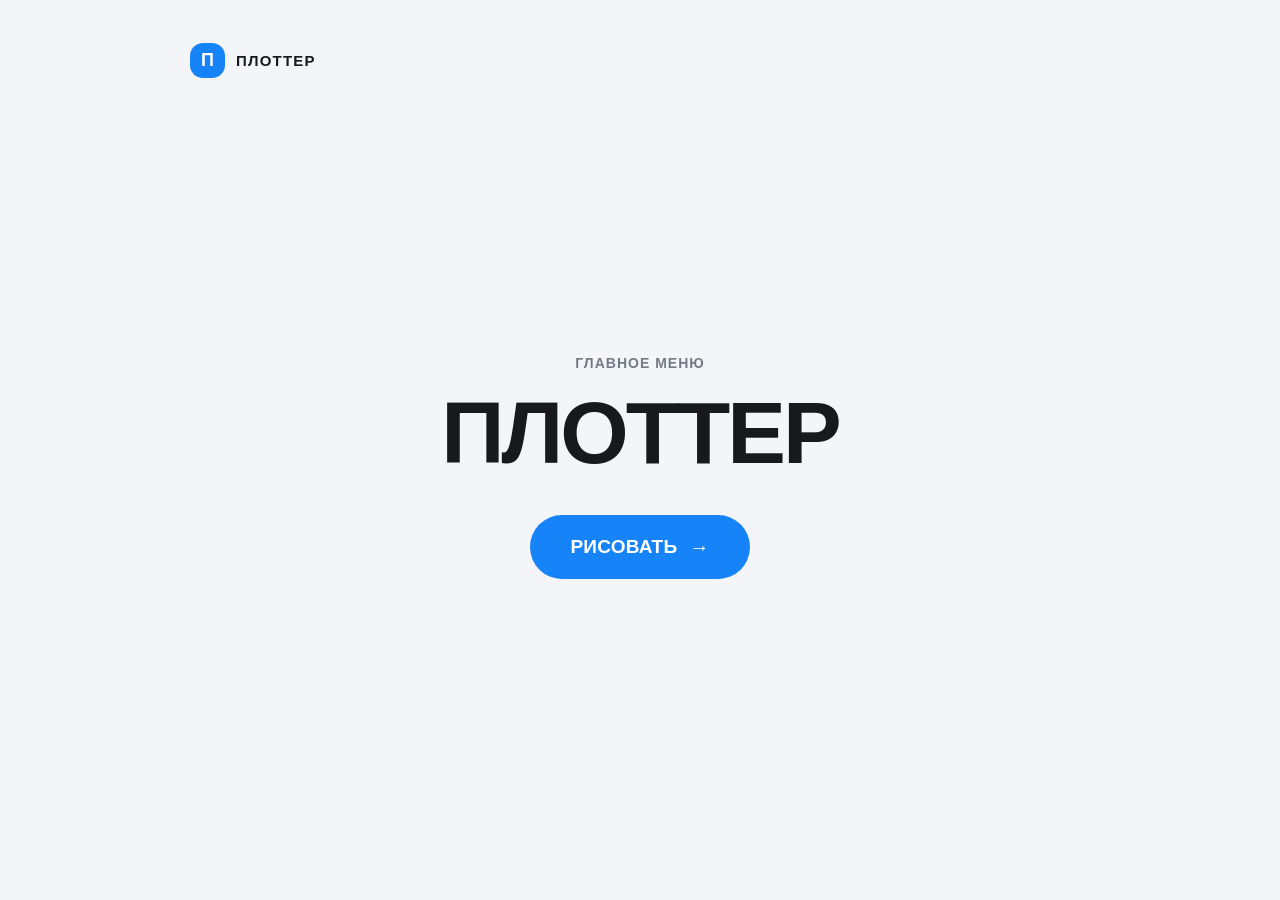
<file: Frontend/index.html>
<!doctype html>
<html lang="ru">
  <head>
    <meta charset="utf-8">
    <meta name="viewport" content="width=device-width, initial-scale=1">
    <meta name="theme-color" content="#f3f5f8">
    <title>Плоттер</title>
    <link rel="stylesheet" href="style.css">
  </head>
  <body>
    <main class="app">
      <header class="header">
        <strong class="logo"><span class="logo-mark">П</span>ПЛОТТЕР</strong>
        <span class="step-count" id="step-count" hidden>ШАГ 1 / 3</span>
      </header>

      <div class="progress" id="progress" aria-hidden="true" hidden>
        <span class="current"></span><span></span><span></span>
      </div>

      <section class="main-menu" id="main-menu" aria-labelledby="menu-title">
        <span class="menu-kicker">ГЛАВНОЕ МЕНЮ</span>
        <h1 id="menu-title">ПЛОТТЕР</h1>
        <button class="button button-primary menu-button" type="button" data-start>РИСОВАТЬ <span aria-hidden="true">→</span></button>
      </section>

      <form id="project-form" hidden>
        <section class="screen active" id="screen-input" aria-labelledby="input-title">
          <h1 id="input-title">ДОБАВЬТЕ РИСУНОК</h1>

          <label class="dropzone surface" id="dropzone" for="source-file">
            <input id="source-file" name="file" type="file" accept="image/*,.svg">
            <span class="upload-mark" aria-hidden="true">↑</span>
            <strong>ВЫБРАТЬ ИЗОБРАЖЕНИЕ</strong>
            <span>ИЛИ ПЕРЕТАЩИТЕ СЮДА</span>
            <small>PNG · JPG · SVG</small>
          </label>
          <div class="file-row surface hidden" id="file-row">
            <span id="file-name"></span>
            <button type="button" class="remove-file" id="remove-file" aria-label="УДАЛИТЬ ФАЙЛ">×</button>
          </div>

          <div class="trace-options">
            <label class="field-label" for="trace-mode">ОБВОДКА ИЗОБРАЖЕНИЯ</label>
            <select id="trace-mode" name="trace_mode">
              <option value="auto" selected>АВТО (КАК В INKSCAPE)</option>
              <option value="brightness">КОНТУРЫ: ЛОГОТИПЫ И ТЁМНЫЕ ОБЛАСТИ</option>
              <option value="edge">КРАЯ: ФОТО И ГРАДИЕНТЫ</option>
            </select>
            <label class="threshold-row" for="trace-threshold">
              <span>ТОЧНОСТЬ ОБВОДКИ</span>
              <output id="threshold-value">АВТО</output>
            </label>
            <input id="trace-threshold" type="range" min="0" max="1" step="0.05" value="0">
            <p class="settings-note">АВТО выбирает режим по яркости и цветности. Для чистых чёрно-белых рисунков подходят «КОНТУРЫ», для фотографий — «КРАЯ». Каждый контур пойдёт отдельным штрихом без соединительных линий.</p>
          </div>

          <div class="or-label"><span>ИЛИ</span></div>
          <label class="field-label" for="prompt">ТЕКСТ ДЛЯ РИСОВАНИЯ</label>
          <div class="prompt-composer surface">
            <textarea id="prompt" name="prompt" rows="4" placeholder="ВВЕДИТЕ ТЕКСТ"></textarea>
            <div class="prompt-tools">
              <span class="attachment-count" id="attachment-count">ФАЙЛОВ: 0</span>
              <input id="prompt-files" name="attachments" type="file" multiple hidden>
              <button class="button button-secondary attach-button" type="button" id="attach-files">＋ ДОБАВИТЬ ФАЙЛЫ</button>
            </div>
          </div>
          <ul class="attachment-list" id="attachment-list" hidden></ul>
          <label class="external-consent"><input id="external-ai-consent" type="checkbox"> ОТПРАВИТЬ ТЕКСТ ВНЕШНЕМУ AI. ФАЙЛЫ НЕ ОТПРАВЛЯЮТСЯ.</label>
          <p class="error hidden" id="input-error" role="alert">ДОБАВЬТЕ ФАЙЛ ИЛИ ТЕКСТ.</p>

          <div class="actions">
            <button class="button button-secondary" type="button" data-menu>В МЕНЮ</button>
            <button class="button button-primary" type="button" id="prepare-svg">СОЗДАТЬ SVG <span aria-hidden="true">→</span></button>
          </div>
        </section>

        <section class="screen" id="screen-svg" aria-labelledby="svg-title" hidden>
          <h1 id="svg-title">НАСТРОЙТЕ РИСУНОК</h1>

          <div class="layout">
            <div class="preview">
              <span class="field-label">ПРЕДПРОСМОТР SVG</span>
              <p class="settings-note">ФОТО ПРЕОБРАЗУЕТСЯ В КОНТУРЫ. МЕЛКАЯ ТЕКСТУРА УПРОЩАЕТСЯ.</p>
              <div class="paper surface">
                <span id="svg-empty">НЕТ SVG</span>
                <img id="svg-preview" alt="ПРЕДПРОСМОТР SVG" hidden>
              </div>
            </div>

            <div class="settings">
              <div class="preflight" id="preflight" aria-live="polite">
                <span class="preflight-status">РАСЧЁТ ПРЕДПОЛЁТНОЙ ПРОВЕРКИ…</span>
              </div>
              <label class="field-label" for="pen-lift-mode">ПОДЪЁМ ПЕРА</label>
              <select id="pen-lift-mode" name="pen_mode">
                <option value="servo" selected>СЕРВО ЧЕРЕЗ FLUIDNC PWM</option>
                <option value="z">ОСЬ Z</option>
              </select>

              <span class="field-label">РАБОЧЕЕ ПОЛЕ, ММ</span>
              <div class="dimensions">
                <label><span>ШИРИНА</span><input name="bed_width_mm" type="number" min="1" max="2000" step="1" value="300"></label>
                <label><span>ВЫСОТА</span><input name="bed_height_mm" type="number" min="1" max="2000" step="1" value="350"></label>
              </div>

              <label class="field-label" for="speed">СКОРОСТЬ, ММ/С</label>
              <input id="speed" name="speed_mm_s" type="number" min="1" max="100" step="1" value="5">

              <div id="servo-settings">
                <span class="field-label">СЕРВО, PWM S</span>
                <div class="dimensions">
                  <label><span>ПЕРО ВВЕРХ</span><input id="servo-up" name="servo_up_s" type="number" min="1" max="10000" step="1" value="700"></label>
                  <label><span>РИСОВАНИЕ</span><input id="servo-down" name="servo_down_s" type="number" min="1" max="10000" step="1" value="800"></label>
                </div>
                <label class="field-label" for="servo-delay">ОЖИДАНИЕ СЕРВО, МС</label>
                <input id="servo-delay" name="servo_delay_ms" type="number" min="0" max="2000" step="50" value="300">
                <p class="settings-note">S700 / S800 — значения PWM, НЕ УГЛЫ. Стартовый диапазон для стандартного speed_map и 50 Гц. Настройте правильный spindle GPIO в FluidNC и проверьте ход без пера.</p>
                <label class="calibration-row"><input id="servo-calibrated" type="checkbox"> Я ПРОВЕРИЛ ПОДЪЁМ И ОПУСКАНИЕ СЕРВО БЕЗ ПЕРА</label>
              </div>

              <div id="z-settings" hidden>
                <span class="field-label">ПЕРО, Z (ММ)</span>
                <div class="dimensions">
                  <label><span>ВЕРХ</span><input id="z-up" name="z_up_mm" type="number" min="-50" max="50" step="0.1" value="4"></label>
                  <label><span>РИСОВАНИЕ</span><input id="z-down" name="z_down_mm" type="number" min="-50" max="50" step="0.1" value="0"></label>
                </div>
              </div>

              <span class="field-label">ПОЛОЖЕНИЕ</span>
              <label class="range-row">X <input name="offset_x_percent" type="range" min="0" max="100" value="50"></label>
              <label class="range-row">Y <input name="offset_y_percent" type="range" min="0" max="100" value="50"></label>
            </div>
          </div>

          <p class="error hidden" id="svg-error" role="alert"></p>
          <div class="actions">
            <button class="button button-secondary" type="button" data-back>НАЗАД</button>
            <button class="button button-primary" type="button" id="create-gcode">СОЗДАТЬ G-CODE <span aria-hidden="true">→</span></button>
          </div>
        </section>

        <section class="screen" id="screen-plotter" aria-labelledby="plotter-title" hidden>
          <h1 id="plotter-title">ПЛОТТЕР И G-CODE</h1>

          <div class="device-status surface" role="status">
            <span class="device-state"><span class="status-dot"></span><strong>НЕ ПОДКЛЮЧЕН</strong></span>
          </div>

          <label class="field-label" for="fluidnc-host">АДРЕС FLUIDNC</label>
          <div class="device-connection">
            <input id="fluidnc-host" type="text" inputmode="url" autocomplete="off" placeholder="192.168.1.100">
            <button class="button button-secondary" type="button" id="check-fluidnc">ПРОВЕРИТЬ СВЯЗЬ</button>
          </div>
          <p class="connection-message" id="connection-message" role="status">ВВЕДИТЕ АДРЕС FLUIDNC В ЛОКАЛЬНОЙ СЕТИ.</p>

          <label class="field-label" for="gcode">ПРЕДПРОСМОТР G-CODE</label>
          <textarea id="gcode" name="gcode" rows="12" readonly placeholder="G-CODE ПОЯВИТСЯ ПОСЛЕ ГЕНЕРАЦИИ"></textarea>
          <div class="download-row">
            <button class="button button-secondary" type="button" id="download-gcode" disabled>СКАЧАТЬ G-CODE</button>
          </div>
          <p class="error hidden" id="plotter-error" role="alert"></p>

          <div class="actions">
            <button class="button button-secondary" type="button" data-back>НАЗАД</button>
            <button class="button button-primary" type="button" id="send-gcode" disabled>РИСОВАТЬ</button>
          </div>
        </section>
      </form>
    </main>
    <script src="app.js"></script>
  </body>
</html>
</file>
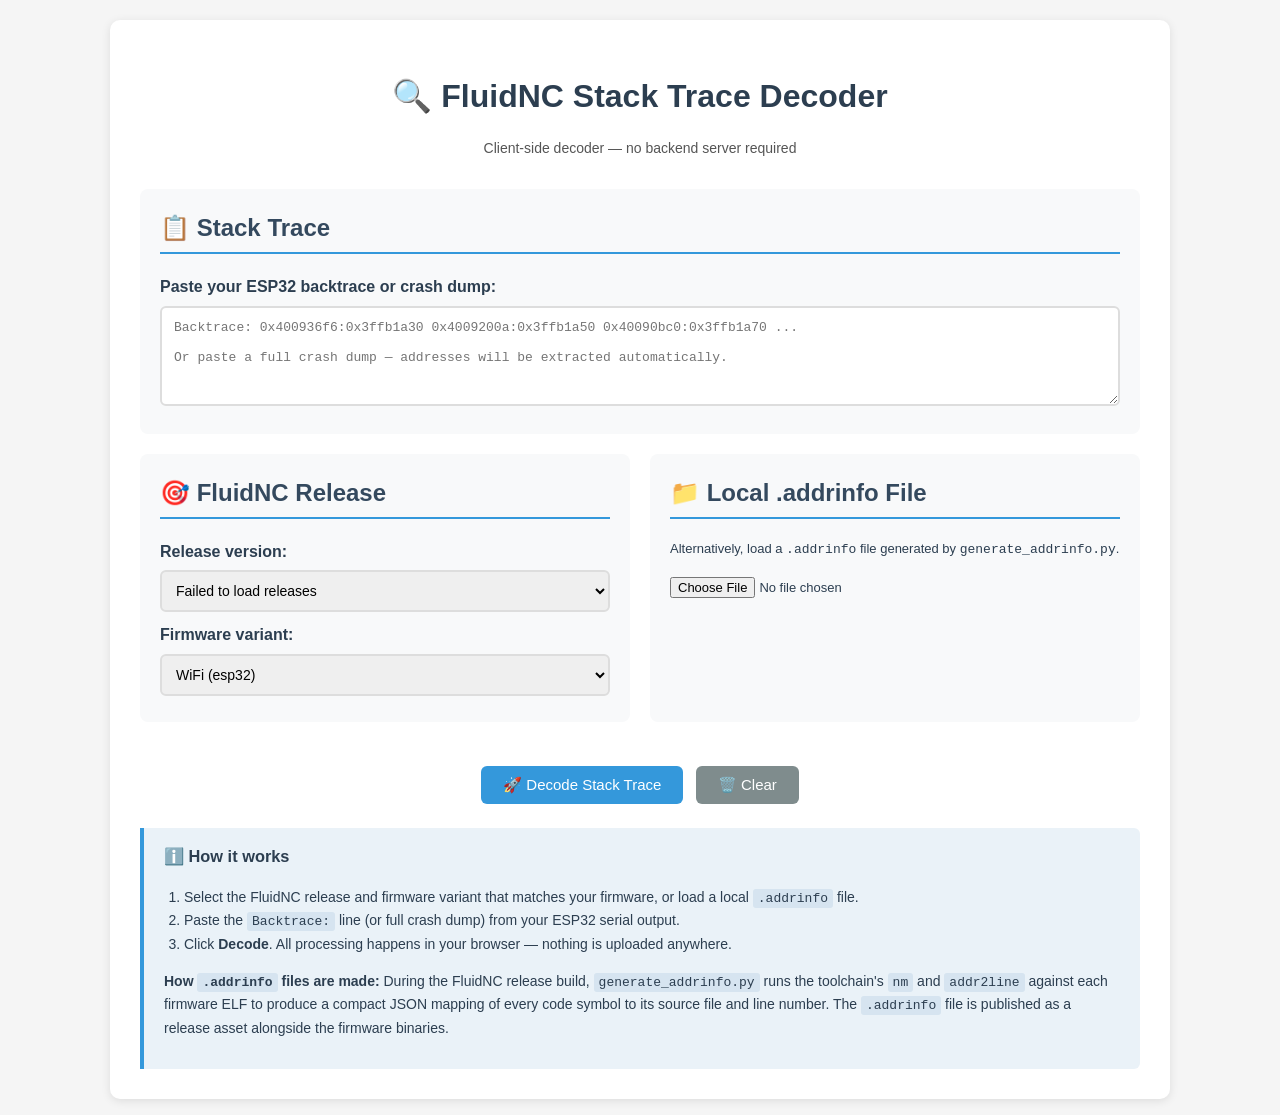
<file: PROD/FluidNC-main/stack-trace-decoder.html>
<!DOCTYPE html>
<html lang="en">
<head>
    <meta charset="UTF-8">
    <meta name="viewport" content="width=device-width, initial-scale=1.0">
    <title>FluidNC Stack Trace Decoder</title>
    <style>
        :root {
            --bg: #f5f5f5;
            --card-bg: #fff;
            --text: #2c3e50;
            --text-secondary: #555;
            --accent: #3498db;
            --accent-hover: #2980b9;
            --success: #27ae60;
            --error: #e74c3c;
            --border: #ddd;
            --input-bg: #f8f9fa;
            --code-bg: #2c3e50;
            --code-text: #ecf0f1;
            --mono: 'Courier New', Consolas, monospace;
        }

        * { box-sizing: border-box; }

        body {
            font-family: 'Segoe UI', Tahoma, Geneva, Verdana, sans-serif;
            max-width: 1100px;
            margin: 0 auto;
            padding: 20px;
            line-height: 1.6;
            background: var(--bg);
            color: var(--text);
        }

        .container {
            background: var(--card-bg);
            padding: 30px;
            border-radius: 10px;
            box-shadow: 0 2px 10px rgba(0,0,0,0.1);
        }

        h1 {
            text-align: center;
            margin-bottom: 5px;
        }

        .subtitle {
            text-align: center;
            color: var(--text-secondary);
            margin-bottom: 30px;
            font-size: 14px;
        }

        h2 {
            color: #34495e;
            border-bottom: 2px solid var(--accent);
            padding-bottom: 5px;
            margin-top: 0;
        }

        .section {
            background: var(--input-bg);
            padding: 20px;
            border-radius: 8px;
            margin-bottom: 20px;
        }

        label { font-weight: 600; }

        textarea {
            width: 100%;
            min-height: 100px;
            padding: 12px;
            border: 2px solid var(--border);
            border-radius: 6px;
            font-family: var(--mono);
            font-size: 13px;
            resize: vertical;
            margin-top: 6px;
        }
        textarea:focus { border-color: var(--accent); outline: none; }

        select {
            width: 100%;
            padding: 10px;
            border: 2px solid var(--border);
            border-radius: 6px;
            font-size: 14px;
            margin-top: 6px;
        }

        .grid {
            display: grid;
            grid-template-columns: 1fr 1fr;
            gap: 20px;
            margin-bottom: 20px;
        }
        @media (max-width: 768px) { .grid { grid-template-columns: 1fr; } }

        .btn-row { text-align: center; margin: 20px 0; }

        button {
            background: var(--accent);
            color: white;
            padding: 10px 22px;
            border: none;
            border-radius: 6px;
            cursor: pointer;
            font-size: 15px;
            margin: 4px;
        }
        button:hover { background: var(--accent-hover); }
        button:disabled { background: #bdc3c7; cursor: not-allowed; }
        button.secondary { background: #7f8c8d; }
        button.secondary:hover { background: #636e72; }

        .file-upload {
            margin-top: 10px;
        }
        .file-upload input[type="file"] {
            font-size: 13px;
        }

        .status {
            padding: 10px 15px;
            border-radius: 6px;
            margin: 10px 0;
            font-size: 14px;
        }
        .status.info { background: #d6eaf8; color: #1a5276; }
        .status.ok   { background: #d5f5e3; color: #186a3b; }
        .status.err  { background: #f9e0e0; color: #922b21; }

        /* Decoded output table */
        .result-table {
            width: 100%;
            border-collapse: collapse;
            font-family: var(--mono);
            font-size: 13px;
            margin-top: 10px;
        }
        .result-table th {
            background: var(--code-bg);
            color: var(--code-text);
            text-align: left;
            padding: 8px 10px;
            position: sticky;
            top: 0;
        }
        .result-table td {
            padding: 6px 10px;
            border-bottom: 1px solid #eee;
            white-space: nowrap;
        }
        .result-table tr:hover td { background: #eef6fb; }
        .result-table .addr { color: #8e44ad; }
        .result-table .func { color: #2c3e50; font-weight: 600; }
        .result-table .file { color: var(--text-secondary); }
        .result-table .offset { color: #999; font-size: 11px; }
        .result-table .unknown { color: var(--error); font-style: italic; }

        .output-wrap {
            max-height: 500px;
            overflow: auto;
            border: 1px solid var(--border);
            border-radius: 6px;
            margin-top: 15px;
        }

        .raw-output {
            background: var(--code-bg);
            color: var(--code-text);
            padding: 15px;
            border-radius: 6px;
            font-family: var(--mono);
            font-size: 13px;
            white-space: pre-wrap;
            margin-top: 10px;
            max-height: 300px;
            overflow-y: auto;
        }

        .info-box {
            background: #eaf2f8;
            border-left: 4px solid var(--accent);
            padding: 15px 20px;
            border-radius: 0 6px 6px 0;
            margin-top: 20px;
            font-size: 14px;
        }
        .info-box h3 { margin-top: 0; }
        .info-box code {
            background: #d6e4f0;
            padding: 2px 5px;
            border-radius: 3px;
            font-size: 13px;
        }
        .info-box ol { padding-left: 20px; }

        #addrinfo-meta {
            font-size: 13px;
            color: var(--text-secondary);
            margin-top: 6px;
        }
    </style>
</head>
<body>
<div class="container">
    <h1>🔍 FluidNC Stack Trace Decoder</h1>
    <p class="subtitle">Client-side decoder &mdash; no backend server required</p>

    <!-- Stack trace input -->
    <div class="section">
        <h2>📋 Stack Trace</h2>
        <label for="stackTrace">Paste your ESP32 backtrace or crash dump:</label>
        <textarea id="stackTrace" placeholder="Backtrace: 0x400936f6:0x3ffb1a30 0x4009200a:0x3ffb1a50 0x40090bc0:0x3ffb1a70 ...

Or paste a full crash dump — addresses will be extracted automatically."></textarea>
    </div>

    <!-- Symbol data source -->
    <div class="grid">
        <div class="section">
            <h2>🎯 FluidNC Release</h2>
            <label for="releaseSelect">Release version:</label>
            <select id="releaseSelect">
                <option value="">Loading releases…</option>
            </select>

            <div style="margin-top:10px">
                <label for="variantSelect">Firmware variant:</label>
                <select id="variantSelect">
                    <option value="wifi">WiFi (esp32)</option>
                    <option value="bt">Bluetooth (esp32)</option>
                    <option value="noradio">No-radio (esp32)</option>
                    <option value="wifi_s3">WiFi (esp32-s3)</option>
                    <option value="noradio_s3">No-radio (esp32-s3)</option>
                </select>
            </div>
            <div id="addrinfo-meta"></div>
        </div>

        <div class="section">
            <h2>📁 Local .addrinfo File</h2>
            <p style="font-size:13px;margin-top:0">
                Alternatively, load a <code>.addrinfo</code> file generated by
                <code>generate_addrinfo.py</code>.
            </p>
            <div class="file-upload">
                <input type="file" id="localFile" accept=".addrinfo,.json">
            </div>
        </div>
    </div>

    <div class="btn-row">
        <button onclick="decodeTrace()" id="decodeBtn">🚀 Decode Stack Trace</button>
        <button onclick="clearAll()" class="secondary">🗑️ Clear</button>
    </div>

    <div id="statusArea"></div>
    <div id="outputArea"></div>

    <div class="info-box">
        <h3>ℹ️ How it works</h3>
        <ol>
            <li>Select the FluidNC release and firmware variant that matches your firmware, or load a local <code>.addrinfo</code> file.</li>
            <li>Paste the <code>Backtrace:</code> line (or full crash dump) from your ESP32 serial output.</li>
            <li>Click <strong>Decode</strong>. All processing happens in your browser — nothing is uploaded anywhere.</li>
        </ol>
        <p><strong>How <code>.addrinfo</code> files are made:</strong>
        During the FluidNC release build, <code>generate_addrinfo.py</code> runs
        the toolchain's <code>nm</code> and <code>addr2line</code> against each firmware ELF to produce
        a compact JSON mapping of every code symbol to its source file and line number.
        The <code>.addrinfo</code> file is published as a release asset alongside the firmware binaries.</p>
    </div>
</div>

<script>
"use strict";

// ── State ──────────────────────────────────────────────────────────
let releases = [];
let addrinfo = null;   // parsed .addrinfo data
let addrinfoSource = ""; // description of where it came from

// Variant name → { mcu, build } for constructing the path
function variantInfo(variant) {
    const map = {
        "wifi":       { mcu: "esp32",   build: "wifi" },
        "bt":         { mcu: "esp32",   build: "bt" },
        "noradio":    { mcu: "esp32",   build: "noradio" },
        "wifi_s3":    { mcu: "esp32s3", build: "wifi" },
        "noradio_s3": { mcu: "esp32s3", build: "noradio" },
    };
    return map[variant] || map["wifi"];
}

// ── Address extraction ─────────────────────────────────────────────
function extractAddresses(text) {
    // Match addresses in "Backtrace:" lines (PC values before the colon in PC:SP pairs)
    // and also standalone hex addresses
    const results = [];
    const seen = new Set();

    // First try Backtrace format:  0xADDR:0xSP 0xADDR:0xSP ...
    const btMatch = text.match(/Backtrace:\s*((?:0x[0-9a-fA-F]+:0x[0-9a-fA-F]+\s*)+)/i);
    if (btMatch) {
        const pairs = btMatch[1].matchAll(/0x([0-9a-fA-F]{8}):0x[0-9a-fA-F]{8}/g);
        for (const m of pairs) {
            const addr = parseInt(m[1], 16);
            if (!seen.has(addr)) { seen.add(addr); results.push(addr); }
        }
    }

    // Also look for "PC: 0x..." or "EXCVADDR: 0x..."
    const pcMatch = text.matchAll(/\bPC\s*[:=]\s*0x([0-9a-fA-F]{8})/gi);
    for (const m of pcMatch) {
        const addr = parseInt(m[1], 16);
        if (!seen.has(addr)) { seen.add(addr); results.push(addr); }
    }

    // Fallback: any 0x-prefixed 8-digit hex that looks like a code address (0x4xxxxxxx)
    if (results.length === 0) {
        const all = text.matchAll(/0x(4[0-9a-fA-F]{7})/g);
        for (const m of all) {
            const addr = parseInt(m[1], 16);
            if (!seen.has(addr)) { seen.add(addr); results.push(addr); }
        }
    }

    return results;
}

// ── Binary search in sorted symbol table ───────────────────────────
function lookupAddress(symbols, addr) {
    let lo = 0, hi = symbols.length - 1;
    let best = null;
    while (lo <= hi) {
        const mid = (lo + hi) >>> 1;
        const symAddr = symbols[mid][0];
        if (symAddr <= addr) {
            best = mid;
            lo = mid + 1;
        } else {
            hi = mid - 1;
        }
    }
    if (best === null) return null;

    const sym = symbols[best];
    const offset = addr - sym[0];

    // If we have a size field (sym[4]) and the address is beyond the function, not a match
    if (sym.length > 4 && sym[4] > 0 && offset >= sym[4]) {
        return null;
    }

    // Sanity: don't return matches with very large offsets (> 64KB) without explicit size
    if (sym.length <= 4 && offset > 0x10000) {
        return null;
    }

    return {
        address: sym[0],
        name: sym[1],
        file: sym[2],
        line: sym[3],
        size: sym.length > 4 ? sym[4] : null,
        offset: offset,
    };
}

// ── Decode ─────────────────────────────────────────────────────────
function decodeTrace() {
    const text = document.getElementById("stackTrace").value.trim();
    if (!text) { showStatus("Please paste a stack trace.", "err"); return; }

    const addresses = extractAddresses(text);
    if (addresses.length === 0) {
        showStatus("No valid code addresses found in the input.", "err");
        return;
    }

    // If no addrinfo loaded, try to load from release first
    if (!addrinfo) {
        loadFromRelease().then(ok => {
            if (ok) renderResults(addresses);
        });
        return;
    }

    renderResults(addresses);
}

function renderResults(addresses) {
    if (!addrinfo) {
        showStatus("No symbol data loaded. Select a release or load a .addrinfo file.", "err");
        return;
    }

    const symbols = addrinfo.symbols;
    const rows = [];
    let resolved = 0;

    for (const addr of addresses) {
        const sym = lookupAddress(symbols, addr);
        if (sym) {
            resolved++;
            rows.push({
                addr: addr,
                func: sym.name,
                file: sym.file,
                line: sym.line,
                offset: sym.offset,
                found: true,
            });
        } else {
            rows.push({ addr: addr, found: false });
        }
    }

    showStatus(
        `Decoded ${resolved}/${addresses.length} addresses using ${addrinfoSource}.`,
        resolved > 0 ? "ok" : "info"
    );

    // Build table
    let html = '<div class="output-wrap"><table class="result-table">';
    html += '<thead><tr><th>#</th><th>Address</th><th>Function</th><th>Source Location</th></tr></thead><tbody>';

    rows.forEach((r, i) => {
        html += "<tr>";
        html += `<td>${i}</td>`;
        html += `<td class="addr">0x${r.addr.toString(16).padStart(8, "0")}</td>`;
        if (r.found) {
            html += `<td class="func">${escHtml(r.func)} <span class="offset">+0x${r.offset.toString(16)}</span></td>`;
            const loc = r.file !== "??"
                ? `${escHtml(r.file)}:${r.line}`
                : '<span class="unknown">unknown source</span>';
            html += `<td class="file">${loc}</td>`;
        } else {
            html += '<td class="unknown" colspan="2">not found in symbol table</td>';
        }
        html += "</tr>";
    });

    html += "</tbody></table></div>";

    // Plain text for copy/paste
    let textLines = rows.map((r, i) => {
        if (r.found) {
            const loc = r.file !== "??" ? `${r.file}:${r.line}` : "(unknown source)";
            return `#${i}  0x${r.addr.toString(16).padStart(8,"0")}  ${r.func}+0x${r.offset.toString(16)}  at ${loc}`;
        }
        return `#${i}  0x${r.addr.toString(16).padStart(8,"0")}  ??`;
    });
    html += `<div class="raw-output">${escHtml(textLines.join("\n"))}</div>`;

    document.getElementById("outputArea").innerHTML = html;
}

// ── Load .addrinfo from GitHub release ─────────────────────────────
async function loadFromRelease() {
    const tag = document.getElementById("releaseSelect").value;
    const variant = document.getElementById("variantSelect").value;

    if (!tag) {
        showStatus("Please select a FluidNC release.", "err");
        return false;
    }

    const vi = variantInfo(variant);
    // The .addrinfo files are published in the fluidnc-releases repo under
    // releases/<tag>/<mcu>/<build>/firmware.addrinfo
    const urls = [
        `https://raw.githubusercontent.com/bdring/fluidnc-releases/main/releases/${tag}/${vi.mcu}/${vi.build}/firmware.addrinfo`,
    ];

    showStatus(`Downloading firmware.addrinfo for ${tag} / ${variant}…`, "info");

    try {
        let data = null;
        let lastErr = "";
        for (const url of urls) {
            try {
                const resp = await fetch(url);
                if (resp.ok) {
                    data = await resp.json();
                    break;
                }
                lastErr = `HTTP ${resp.status}`;
            } catch (e) {
                lastErr = e.message;
            }
        }
        if (!data) {
            throw new Error(`${lastErr} — the .addrinfo file may not exist for this release/variant.`);
        }
        if (!data.symbols || !Array.isArray(data.symbols)) {
            throw new Error("Invalid .addrinfo file (no symbols array).");
        }
        addrinfo = data;
        addrinfoSource = `${tag} / ${variant}`;
        showAddrInfoMeta();
        showStatus(`Loaded ${data.symbols.length.toLocaleString()} symbols from ${tag} / ${variant}.`, "ok");
        return true;
    } catch (e) {
        showStatus(`Failed to load symbol data: ${e.message}`, "err");
        addrinfo = null;
        return false;
    }
}

// ── Load local .addrinfo file ──────────────────────────────────────
document.addEventListener("DOMContentLoaded", () => {
    document.getElementById("localFile").addEventListener("change", async (ev) => {
        const file = ev.target.files[0];
        if (!file) return;

        showStatus(`Loading ${file.name}…`, "info");
        try {
            const text = await file.text();
            const data = JSON.parse(text);
            if (!data.symbols || !Array.isArray(data.symbols)) {
                throw new Error("Invalid .addrinfo file (no symbols array).");
            }
            addrinfo = data;
            addrinfoSource = file.name;
            showAddrInfoMeta();
            showStatus(`Loaded ${data.symbols.length.toLocaleString()} symbols from ${file.name}.`, "ok");
        } catch (e) {
            showStatus(`Failed to load file: ${e.message}`, "err");
        }
    });
});

// ── Load GitHub releases list ──────────────────────────────────────
async function loadReleases() {
    try {
        const resp = await fetch("https://api.github.com/repos/bdring/FluidNC/releases?per_page=30");
        if (!resp.ok) throw new Error(`HTTP ${resp.status}`);
        releases = await resp.json();

        const sel = document.getElementById("releaseSelect");
        sel.innerHTML = '<option value="">— select release —</option>';
        for (const r of releases) {
            const opt = document.createElement("option");
            opt.value = r.tag_name;
            opt.textContent = `${r.tag_name}  (${r.published_at?.split("T")[0] || "draft"})`;
            sel.appendChild(opt);
        }
    } catch (e) {
        const sel = document.getElementById("releaseSelect");
        sel.innerHTML = '<option value="">Failed to load releases</option>';
    }
}

// When the release or variant changes, reset loaded data
document.addEventListener("DOMContentLoaded", () => {
    const onSelChange = () => {
        addrinfo = null;
        document.getElementById("addrinfo-meta").textContent = "";
    };
    document.getElementById("releaseSelect").addEventListener("change", onSelChange);
    document.getElementById("variantSelect").addEventListener("change", onSelChange);
});

// ── Helpers ────────────────────────────────────────────────────────
function showStatus(msg, kind) {
    document.getElementById("statusArea").innerHTML =
        `<div class="status ${kind}">${kind === "err" ? "❌ " : kind === "ok" ? "✅ " : "⏳ "}${escHtml(msg)}</div>`;
}

function showAddrInfoMeta() {
    if (!addrinfo) return;
    const parts = [];
    if (addrinfo.tag)   parts.push(`tag: ${addrinfo.tag}`);
    if (addrinfo.mcu)   parts.push(`mcu: ${addrinfo.mcu}`);
    if (addrinfo.build) parts.push(`build: ${addrinfo.build}`);
    parts.push(`${addrinfo.symbols.length.toLocaleString()} symbols`);
    document.getElementById("addrinfo-meta").textContent = parts.join(" · ");
}

function escHtml(s) {
    return String(s).replace(/&/g,"&amp;").replace(/</g,"&lt;").replace(/>/g,"&gt;").replace(/"/g,"&quot;");
}

function clearAll() {
    document.getElementById("stackTrace").value = "";
    document.getElementById("outputArea").innerHTML = "";
    document.getElementById("statusArea").innerHTML = "";
}

// ── Init ───────────────────────────────────────────────────────────
window.addEventListener("DOMContentLoaded", loadReleases);
</script>
</body>
</html>
</file>
<file: Frontend/style.css>
:root {
  font-family: "Segoe UI", Arial, sans-serif;
  color: #17191d;
  background: #f3f5f8;
  font-synthesis: none;
  text-rendering: optimizeLegibility;
  --surface: #fff;
  --canvas: #f3f5f8;
  --soft: #edf0f5;
  --line: #e5e8ed;
  --muted: #747b86;
  --accent: #1684f8;
  --accent-hover: #0876e8;
}

* { box-sizing: border-box; }
body { min-width: 320px; min-height: 100vh; margin: 0; background: var(--canvas); }
button, input, textarea, select { font: inherit; }
button, select, input[type="range"] { cursor: pointer; }
[hidden] { display: none !important; }
.hidden { display: none !important; }
.app { width: min(900px, calc(100% - 48px)); margin: 0 auto; padding: 28px 0 56px; }
.header { height: 64px; display: flex; align-items: center; justify-content: space-between; }
.logo { display: flex; align-items: center; gap: 11px; font-size: 15px; font-weight: 800; letter-spacing: 1.2px; }
.logo-mark { width: 35px; height: 35px; display: grid; place-items: center; border-radius: 13px; color: #fff; background: var(--accent); font-size: 18px; letter-spacing: 0; }
.step-count, .field-label { color: var(--muted); font-size: 13px; font-weight: 700; letter-spacing: .55px; }
.progress { display: grid; grid-template-columns: repeat(3, 1fr); gap: 7px; margin: 10px 0 38px; }
.progress span { height: 5px; border-radius: 10px; background: #dfe3e9; }
.progress .current { background: var(--accent); }
.main-menu { min-height: calc(100vh - 150px); display: flex; align-items: center; justify-content: center; flex-direction: column; }
.menu-kicker { color: var(--muted); font-size: 14px; font-weight: 700; letter-spacing: 1px; }
.main-menu h1 { margin: 18px 0 38px; font-size: clamp(48px, 10vw, 88px); line-height: 1; letter-spacing: -3px; }
.screen[hidden] { display: none; }
.screen h1 { margin: 0 0 30px; font-size: clamp(32px, 5vw, 52px); line-height: 1.08; letter-spacing: -1.6px; }
.surface { border: 0; border-radius: 26px; background: var(--surface); box-shadow: 0 2px 8px #1e293b08; }
.button { min-height: 54px; min-width: 152px; display: inline-flex; align-items: center; justify-content: center; gap: 12px; padding: 0 24px; border: 0; border-radius: 999px; font-size: 15px; font-weight: 700; letter-spacing: .2px; transition: background .16s, transform .16s; }
.button:not(:disabled):hover { transform: translateY(-1px); }
.button-primary { color: #fff; background: var(--accent); }
.button-primary:hover:not(:disabled) { background: var(--accent-hover); }
.button-secondary { color: #222830; background: var(--soft); }
.button-secondary:hover:not(:disabled) { background: #e3e7ed; }
.button:disabled { opacity: .43; cursor: not-allowed; }
.button span { font-size: 20px; }
.menu-button { min-width: 220px; min-height: 64px; font-size: 19px; }

.dropzone { min-height: 196px; display: flex; align-items: center; justify-content: center; flex-direction: column; gap: 10px; cursor: pointer; transition: background .16s; }
.dropzone:hover, .dropzone.drag-over { background: #eaf3ff; }
.dropzone input { position: absolute; width: 1px; height: 1px; overflow: hidden; clip: rect(0, 0, 0, 0); }
.upload-mark { width: 43px; height: 43px; display: grid; place-items: center; border-radius: 50%; color: var(--accent); background: #e9f3ff; font-size: 25px; }
.dropzone strong { font-size: 18px; }
.dropzone > span:not(.upload-mark) { color: var(--muted); font-size: 12px; font-weight: 600; }
.dropzone small { color: #9299a3; font-size: 11px; }
.file-row { display: flex; align-items: center; justify-content: space-between; gap: 12px; margin-top: 10px; padding: 12px 17px; font-size: 14px; }
.file-row.hidden { display: none; }
.remove-file { width: 34px; height: 34px; border: 0; border-radius: 50%; color: var(--muted); background: var(--soft); font-size: 20px; cursor: pointer; }
.trace-options { margin-top: 18px; }
.trace-options .settings-note { margin-bottom: 0; }
.or-label { display: flex; align-items: center; gap: 15px; margin: 25px 0; color: #8b929c; font-size: 12px; font-weight: 700; }
.or-label::before, .or-label::after { height: 1px; flex: 1; background: var(--line); content: ""; }
.field-label { display: block; margin-bottom: 11px; }
.prompt-composer { padding: 15px; }
textarea, input[type="number"], select { width: 100%; padding: 15px 17px; border: 0; border-radius: 17px; outline: 0; color: inherit; background: var(--soft); font-size: 16px; }
textarea { display: block; resize: vertical; line-height: 1.55; }
textarea::placeholder { color: #9097a2; font-size: 14px; font-weight: 600; }
.prompt-tools { display: flex; align-items: center; justify-content: space-between; gap: 12px; padding-top: 13px; }
.attachment-count { color: var(--muted); font-size: 12px; font-weight: 700; }
.attach-button { min-width: 0; min-height: 44px; padding: 0 18px; font-size: 12px; }
.external-consent { display: flex; align-items: flex-start; gap: 10px; margin-top: 15px; color: var(--muted); font-size: 12px; font-weight: 700; line-height: 1.5; }
.external-consent input { width: 18px; height: 18px; flex: 0 0 18px; margin: 0; accent-color: var(--accent); }
.attachment-list { display: grid; gap: 8px; margin: 10px 0 0; padding: 0; list-style: none; }
.attachment-item { display: flex; align-items: center; justify-content: space-between; gap: 12px; padding: 11px 16px; border-radius: 18px; background: #fff; font-size: 13px; }
.attachment-item button { width: 30px; height: 30px; flex: 0 0 30px; border: 0; border-radius: 50%; color: var(--muted); background: var(--soft); font-size: 18px; cursor: pointer; }
.error { margin: 12px 2px 0; color: #bd3939; font-size: 13px; font-weight: 700; }
.actions { display: flex; align-items: center; justify-content: space-between; gap: 12px; margin-top: 27px; }

.layout { display: grid; grid-template-columns: minmax(0, 1.3fr) minmax(250px, .7fr); gap: 24px; }
.preview, .settings { min-width: 0; }
.preview > .field-label { margin-bottom: 12px; }
.paper { width: min(100%, 330px); aspect-ratio: 210 / 297; display: grid; place-items: center; margin: 0 auto; border-radius: 17px; background-color: #fff; background-image: linear-gradient(#eef1f5 1px, transparent 1px), linear-gradient(90deg, #eef1f5 1px, transparent 1px); background-size: 22px 22px; color: #858c96; font-size: 15px; font-weight: 700; }
.paper img { width: 100%; height: 100%; object-fit: contain; }
.settings { padding: 22px; border-radius: 26px; background: #fff; }
.settings .field-label:not(:first-child) { margin-top: 21px; }
.settings input[type="number"], .settings select { height: 49px; padding: 0 14px; }
.dimensions { display: grid; grid-template-columns: 1fr 1fr; gap: 10px; }
.dimensions label > span { display: block; margin-bottom: 7px; color: var(--muted); font-size: 11px; font-weight: 700; }
.settings-note { margin: 10px 0; color: var(--muted); font-size: 12px; line-height: 1.5; }
.calibration-row { display: flex; align-items: flex-start; gap: 9px; margin-top: 13px; font-size: 12px; font-weight: 700; line-height: 1.5; }
.calibration-row input { width: 18px; height: 18px; flex: 0 0 18px; margin: 0; accent-color: var(--accent); }
.range-row { display: grid; grid-template-columns: 22px 1fr; align-items: center; gap: 10px; margin: 14px 0; color: var(--muted); font-size: 13px; font-weight: 700; }
.range-row input { width: 100%; accent-color: var(--accent); }
.device-status { display: flex; align-items: center; justify-content: space-between; gap: 12px; margin-bottom: 28px; padding: 13px 17px; font-size: 15px; }
.device-state { display: flex; align-items: center; gap: 12px; }
.status-dot { width: 11px; height: 11px; border-radius: 50%; background: #b8795b; }
.status-dot.ready { background: #4a9b69; }
.device-connection { display: flex; gap: 10px; margin-bottom: 8px; }
.device-connection input { min-width: 0; flex: 1; }
.device-connection .button { min-width: 190px; }
.connection-message { min-height: 20px; margin: 8px 0 22px; color: var(--muted); font-size: 12px; font-weight: 700; }
.download-row { display: flex; justify-content: flex-end; margin-top: 10px; }
.download-row .button { min-height: 42px; min-width: 0; font-size: 12px; }
#gcode { min-height: 260px; font-family: Consolas, "Courier New", monospace; font-size: 14px; }

.threshold-row { display:flex; align-items:center; justify-content:space-between; margin:16px 0 8px; color:var(--muted); font-size:12px; font-weight:800; }
.threshold-row output { color:var(--accent); }
#trace-threshold { height:20px; padding:0; border-radius:999px; background:transparent; accent-color:var(--accent); }
.preflight { display:grid; grid-template-columns:1fr 1fr; gap:8px; margin:-4px 0 18px; padding:12px; border:1px solid var(--line); border-radius:18px; background:#fafbfd; }
.preflight.loading { opacity:.72; }
.preflight div { min-width:0; padding:8px; border-radius:12px; background:#fff; }
.preflight div span { display:block; margin-bottom:5px; color:var(--muted); font-size:9px; font-weight:800; letter-spacing:.35px; }
.preflight div strong { font-size:13px; }
.preflight-status, .preflight-ready, .preflight-warning { grid-column:1/-1; margin:2px; font-size:11px; line-height:1.45; font-weight:800; }
.preflight-ready { color:#3e8358; }
.preflight-warning { color:#b54a4a; }
.has-warning { border-color:#f1cccc; background:#fffafa; }

@media (max-width: 620px) {
  .app { width: calc(100% - 32px); padding-top: 18px; }
  .progress { margin-bottom: 29px; }
  .screen h1 { margin-bottom: 23px; }
  .layout { grid-template-columns: 1fr; gap: 24px; }
  .paper { width: min(75%, 260px); }
  .settings { padding: 18px; }
  .button { min-width: 120px; min-height: 50px; padding: 0 19px; font-size: 13px; }
  .menu-button { min-width: 210px; min-height: 60px; font-size: 17px; }
  .prompt-tools { align-items: flex-start; flex-direction: column; }
  .device-connection { flex-direction: column; }
  .device-connection .button { width: 100%; }
}
</file>
